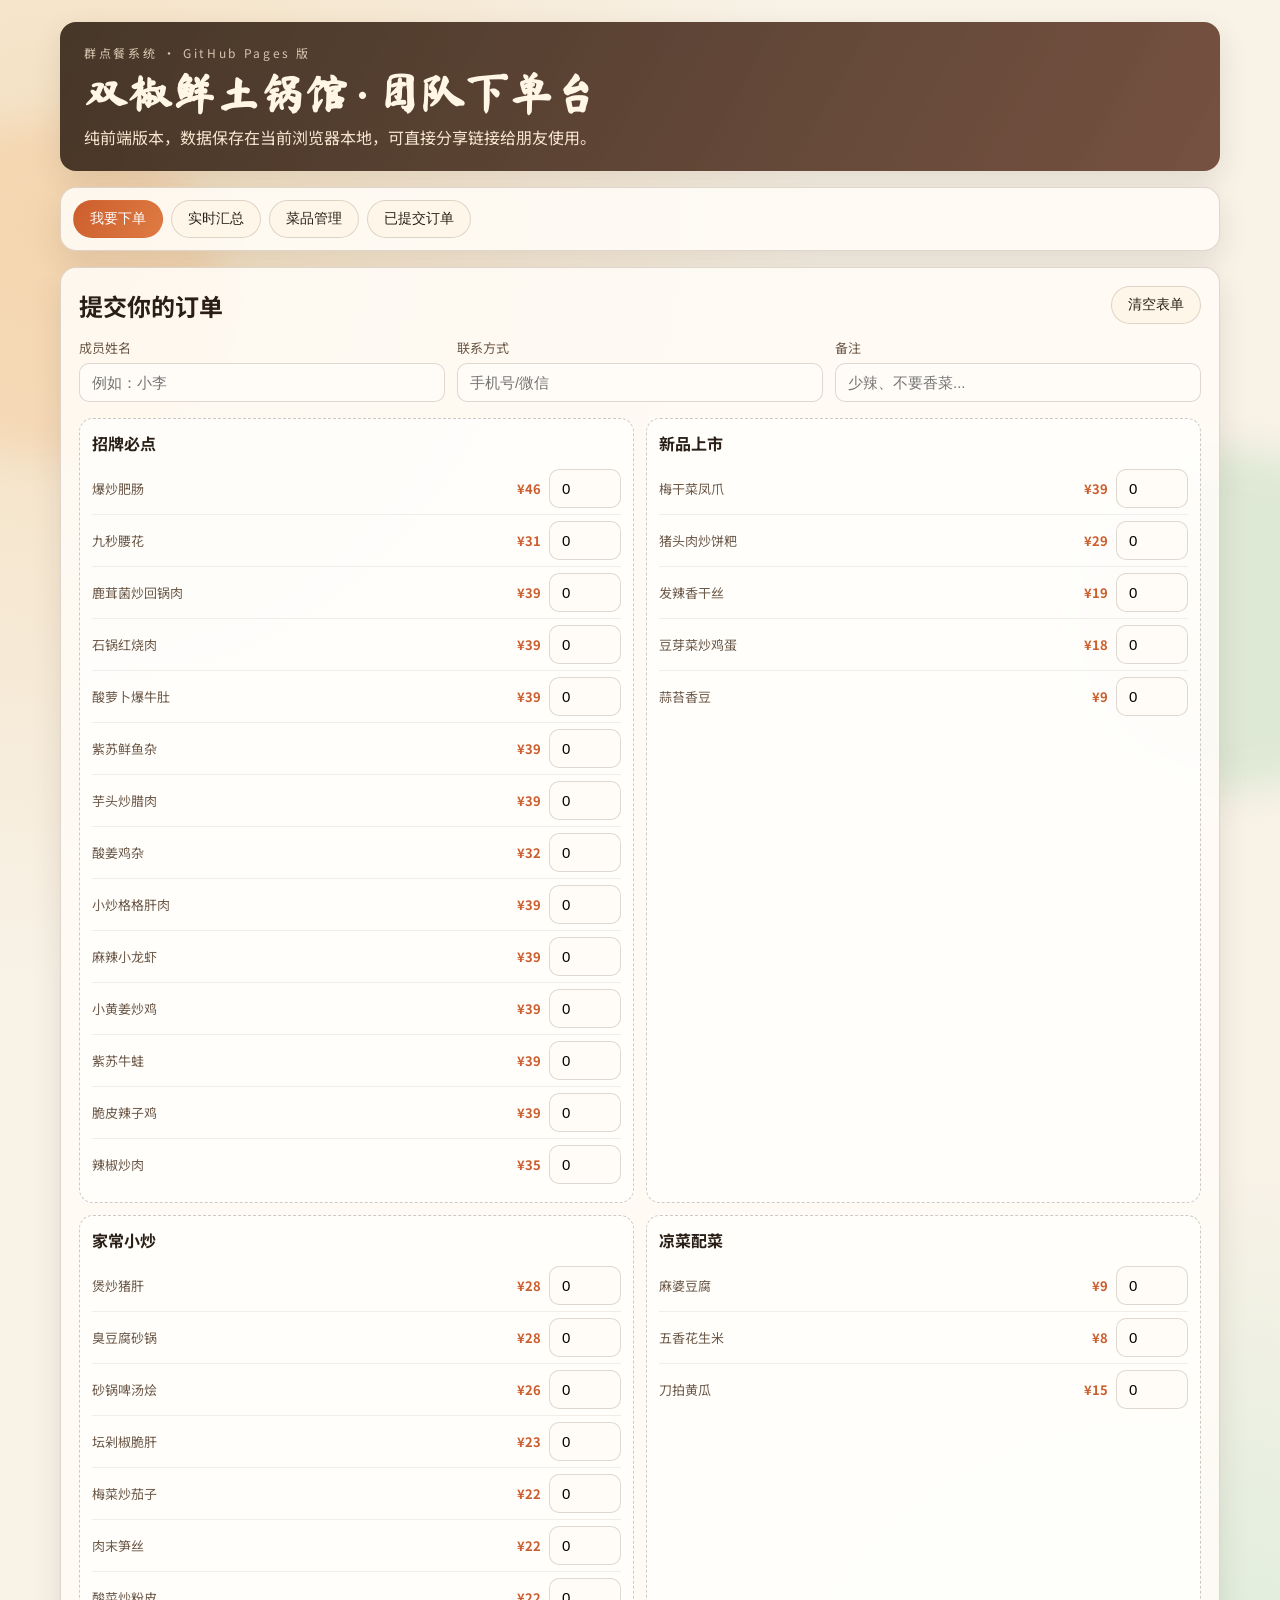
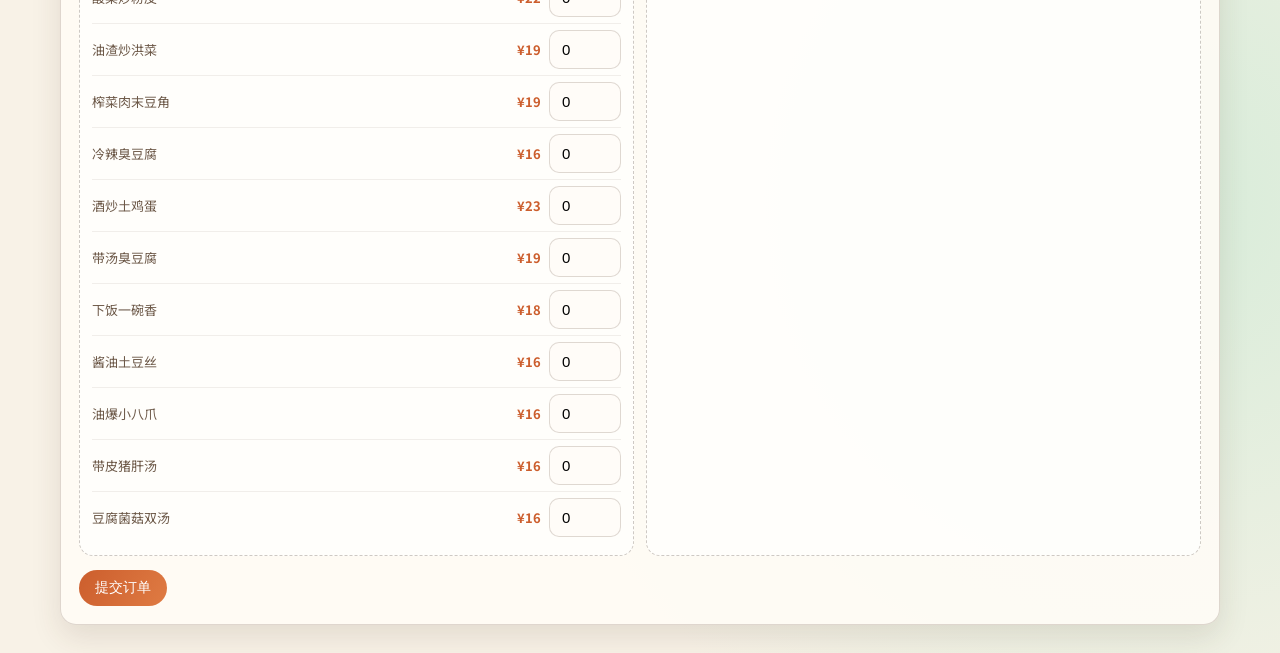
<file: docs/index.html>
<!doctype html>
<html lang="zh-CN">
<head>
  <meta charset="UTF-8" />
  <meta name="viewport" content="width=device-width, initial-scale=1.0" />
  <title>群下单助手（GitHub Pages）</title>
  <link rel="preconnect" href="https://fonts.googleapis.com" />
  <link rel="preconnect" href="https://fonts.gstatic.com" crossorigin />
  <link href="https://fonts.googleapis.com/css2?family=Ma+Shan+Zheng&family=Noto+Sans+SC:wght@400;500;700;900&display=swap" rel="stylesheet" />
  <link rel="stylesheet" href="./style.css" />
</head>
<body>
  <div class="bg-blob bg-blob-a"></div>
  <div class="bg-blob bg-blob-b"></div>

  <main class="page">
    <header class="hero">
      <p class="kicker">群点餐系统 · GitHub Pages 版</p>
      <h1><span id="store-name-display">双椒鲜土锅馆</span> · 团队下单台</h1>
      <p>纯前端版本，数据保存在当前浏览器本地，可直接分享链接给朋友使用。</p>
    </header>

    <section class="panel view-switcher">
      <div class="view-tabs" id="view-tabs">
        <button class="btn btn-subtle view-tab is-active" type="button" data-view-target="order">我要下单</button>
        <button class="btn btn-subtle view-tab" type="button" data-view-target="summary">实时汇总</button>
        <button class="btn btn-subtle view-tab" type="button" data-view-target="menu">菜品管理</button>
        <button class="btn btn-subtle view-tab" type="button" data-view-target="orders">已提交订单</button>
      </div>
    </section>

    <section class="panel order-panel screen-panel is-active" data-screen="order">
      <div class="panel-title-row">
        <h2>提交你的订单</h2>
        <button id="clear-form-btn" class="btn btn-subtle" type="button">清空表单</button>
      </div>

      <form id="order-form" class="order-form">
        <input type="hidden" id="order-id" />

        <div class="grid-3">
          <label>
            成员姓名
            <input id="member-name" type="text" placeholder="例如：小李" required />
          </label>
          <label>
            联系方式
            <input id="contact" type="text" placeholder="手机号/微信" />
          </label>
          <label>
            备注
            <input id="remark" type="text" placeholder="少辣、不要香菜..." />
          </label>
        </div>

        <div id="menu-groups" class="menu-groups"></div>

        <div class="form-actions">
          <button id="submit-btn" class="btn btn-main" type="submit">提交订单</button>
          <span id="form-message" class="msg"></span>
        </div>
      </form>
    </section>

    <section class="panel overview-panel screen-panel" data-screen="summary">
      <div class="panel-title-row">
        <h2>实时汇总</h2>
        <div class="inline-actions">
          <button id="refresh-btn" class="btn btn-subtle" type="button">刷新数据</button>
          <button id="export-csv-btn" class="btn btn-main" type="button">导出 CSV</button>
        </div>
      </div>

      <div class="overview-cards" id="overview-cards">
        <article>
          <h3>订单数</h3>
          <p id="overview-order-count">0</p>
        </article>
        <article>
          <h3>总份数</h3>
          <p id="overview-item-count">0</p>
        </article>
        <article>
          <h3>总金额</h3>
          <p id="overview-amount">¥0</p>
        </article>
      </div>

      <div class="tables">
        <div>
          <h3>菜品排行</h3>
          <table>
            <thead>
              <tr><th>菜品</th><th>分类</th><th>份数</th><th>金额</th></tr>
            </thead>
            <tbody id="dish-rank-body"></tbody>
          </table>
        </div>
        <div>
          <h3>成员排行</h3>
          <table>
            <thead>
              <tr><th>成员</th><th>菜品数</th><th>份数</th><th>金额</th></tr>
            </thead>
            <tbody id="member-rank-body"></tbody>
          </table>
        </div>
      </div>
    </section>

    <section class="panel menu-admin-panel screen-panel" data-screen="menu">
      <div class="panel-title-row">
        <h2>菜品管理</h2>
      </div>

      <form id="store-name-form" class="store-name-form">
        <div class="menu-admin-grid menu-admin-grid-store">
          <label>
            店铺名称
            <input id="store-name-input" type="text" placeholder="例如：双椒鲜土锅馆" required />
          </label>
          <div class="form-actions form-actions-tight">
            <button class="btn btn-subtle" type="submit">修改店铺名称</button>
          </div>
        </div>
      </form>

      <form id="menu-admin-form" class="menu-admin-form">
        <div class="menu-admin-grid">
          <label>
            菜名
            <input id="new-dish-name" type="text" placeholder="例如：香辣鸡翅" required />
          </label>
          <label>
            分类
            <input id="new-dish-category" type="text" list="new-dish-category-options" placeholder="例如：家常小炒（可输入新分类）" required />
            <datalist id="new-dish-category-options"></datalist>
          </label>
          <label>
            单价
            <input id="new-dish-price" type="number" min="1" placeholder="例如：26" required />
          </label>
        </div>
        <div class="form-actions">
          <button class="btn btn-main" type="submit">新增菜品</button>
          <span id="menu-admin-message" class="msg"></span>
        </div>
      </form>

      <form id="menu-import-form" class="menu-import-form">
        <label>
          一键导入菜单（每行一条）
          <textarea id="menu-import-content" placeholder="分类,菜名,价格&#10;招牌必点,爆炒肥肠,46&#10;家常小炒,油渣炒洪菜,19"></textarea>
        </label>
        <div class="inline-actions template-actions">
          <button id="menu-template-csv-btn" class="btn btn-subtle" type="button">下载导入模板 CSV</button>
          <button id="menu-template-txt-btn" class="btn btn-subtle" type="button">下载导入模板 TXT</button>
        </div>
        <div class="form-actions">
          <label class="check-inline">
            <input id="menu-import-replace" type="checkbox" />
            覆盖旧菜单（勾选后旧菜全部下架）
          </label>
          <button class="btn btn-main" type="submit">一键导入菜单和价格</button>
        </div>
      </form>

      <section class="category-admin-block">
        <div class="panel-title-row mini-title-row">
          <h3>分类管理</h3>
        </div>

        <div class="category-admin-grid">
          <form id="category-create-form" class="category-admin-form">
            <label>
              新建分类
              <input id="category-create-name" type="text" placeholder="例如：新品特价" required />
            </label>
            <button class="btn btn-subtle" type="submit">创建分类</button>
          </form>

          <form id="category-rename-form" class="category-admin-form">
            <label>
              重命名分类
              <select id="category-rename-old" required></select>
            </label>
            <label>
              新分类名
              <input id="category-rename-new" type="text" placeholder="输入新名称" required />
            </label>
            <button class="btn btn-subtle" type="submit">重命名</button>
          </form>

          <form id="category-merge-form" class="category-admin-form">
            <label>
              源分类
              <select id="category-merge-source" required></select>
            </label>
            <label>
              目标分类
              <input id="category-merge-target" type="text" list="category-merge-target-options" placeholder="可输入新分类" required />
              <datalist id="category-merge-target-options"></datalist>
            </label>
            <button class="btn btn-subtle" type="submit">合并分类</button>
          </form>

          <form id="category-delete-form" class="category-admin-form">
            <label>
              删除空分类
              <select id="category-delete-name" required></select>
            </label>
            <button class="btn btn-danger" type="submit">删除空分类</button>
          </form>
        </div>

        <div class="category-admin-table-wrap">
          <table class="menu-admin-table">
            <thead>
              <tr><th>分类名</th><th>上架菜品</th><th>总菜品</th></tr>
            </thead>
            <tbody id="category-admin-body"></tbody>
          </table>
        </div>
      </section>

      <div class="menu-admin-table-wrap">
        <table class="menu-admin-table">
          <thead>
            <tr><th>菜名</th><th>分类</th><th>价格</th><th>状态</th><th>操作</th><th>彻底删除</th></tr>
          </thead>
          <tbody id="menu-admin-body"></tbody>
        </table>
      </div>
    </section>

    <section class="panel order-list-panel screen-panel" data-screen="orders">
      <h2>已提交订单</h2>
      <div id="order-list" class="order-list"></div>
    </section>
  </main>

  <script src="./app.js"></script>
</body>
</html>
</file>
<file: docs/style.css>
:root {
  --bg: #f8f2e7;
  --panel: rgba(255, 252, 246, 0.88);
  --ink: #2a1f16;
  --muted: #6d5948;
  --line: rgba(78, 53, 34, 0.18);
  --accent: #cc5e2d;
  --accent-2: #2f7d44;
  --danger: #b4382f;
  --radius: 16px;
  --shadow: 0 12px 30px rgba(77, 52, 34, 0.12);
}

* {
  box-sizing: border-box;
}

body {
  margin: 0;
  min-height: 100vh;
  font-family: "Noto Sans SC", sans-serif;
  color: var(--ink);
  background:
    radial-gradient(circle at 5% 10%, #f4dfbf 0%, rgba(244, 223, 191, 0) 32%),
    radial-gradient(circle at 90% 80%, #d7ecd9 0%, rgba(215, 236, 217, 0) 30%),
    var(--bg);
  position: relative;
  overflow-x: hidden;
}

.bg-blob {
  position: fixed;
  width: 340px;
  height: 340px;
  border-radius: 50%;
  filter: blur(18px);
  opacity: 0.28;
  pointer-events: none;
  z-index: 0;
}

.bg-blob-a {
  background: #f5be88;
  left: -120px;
  top: 120px;
}

.bg-blob-b {
  background: #9cd2a8;
  right: -120px;
  top: 50%;
}

.page {
  width: min(1160px, calc(100% - 28px));
  margin: 22px auto 28px;
  position: relative;
  z-index: 1;
}

.hero {
  background: linear-gradient(120deg, rgba(51, 36, 23, 0.9), rgba(95, 53, 35, 0.85));
  color: #fff6e6;
  border-radius: var(--radius);
  padding: 22px 24px;
  box-shadow: var(--shadow);
}

.kicker {
  margin: 0;
  letter-spacing: 0.22em;
  opacity: 0.8;
  font-size: 12px;
}

.hero h1 {
  margin: 8px 0 8px;
  font-family: "Ma Shan Zheng", cursive;
  font-size: clamp(26px, 4vw, 44px);
  line-height: 1.1;
}

.hero p {
  margin: 0;
  color: #f7e5cf;
}

.panel {
  margin-top: 16px;
  background: var(--panel);
  border: 1px solid var(--line);
  border-radius: var(--radius);
  box-shadow: var(--shadow);
  padding: 18px;
}

.view-switcher {
  padding: 12px;
}

.view-tabs {
  display: flex;
  gap: 8px;
  flex-wrap: wrap;
}

.view-tab.is-active {
  background: linear-gradient(120deg, var(--accent), #df7b43);
  color: #fff;
  border-color: transparent;
}

.screen-panel {
  display: none;
}

.screen-panel.is-active {
  display: block;
}

.panel-title-row {
  display: flex;
  justify-content: space-between;
  align-items: center;
  gap: 12px;
}

h2,
h3 {
  margin: 0;
}

.grid-3 {
  margin-top: 14px;
  display: grid;
  grid-template-columns: repeat(3, 1fr);
  gap: 12px;
}

label {
  font-size: 13px;
  color: var(--muted);
  display: grid;
  gap: 6px;
}

input {
  border: 1px solid var(--line);
  border-radius: 10px;
  padding: 10px 12px;
  font-size: 15px;
  outline: none;
  background: #fffcf8;
}

textarea {
  border: 1px solid var(--line);
  border-radius: 10px;
  padding: 10px 12px;
  font-size: 14px;
  min-height: 120px;
  resize: vertical;
  outline: none;
  font-family: "Noto Sans SC", sans-serif;
  background: #fffcf8;
}

.menu-groups {
  margin-top: 16px;
  display: grid;
  grid-template-columns: repeat(2, minmax(0, 1fr));
  gap: 12px;
}

.menu-group {
  border: 1px dashed rgba(61, 45, 31, 0.25);
  border-radius: 14px;
  padding: 12px;
  background: rgba(255, 255, 255, 0.65);
}

.menu-group h4 {
  margin: 0 0 8px;
}

.menu-item {
  display: grid;
  grid-template-columns: 1fr auto auto;
  gap: 8px;
  align-items: center;
  padding: 6px 0;
  border-bottom: 1px solid rgba(76, 54, 37, 0.08);
}

.menu-item:last-child {
  border-bottom: none;
}

.price {
  color: var(--accent);
  font-weight: 700;
}

.qty {
  width: 72px;
}

.form-actions,
.inline-actions {
  display: flex;
  align-items: center;
  gap: 10px;
}

.form-actions {
  margin-top: 14px;
}

.form-actions-tight {
  margin-top: 0;
}

.btn {
  border: none;
  border-radius: 999px;
  padding: 9px 16px;
  font-size: 14px;
  cursor: pointer;
  text-decoration: none;
  display: inline-flex;
  align-items: center;
  justify-content: center;
}

.btn-small {
  padding: 6px 12px;
  font-size: 12px;
}

.btn-main {
  background: linear-gradient(120deg, var(--accent), #df7b43);
  color: #fff;
}

.btn-subtle {
  background: #fff6ea;
  color: var(--ink);
  border: 1px solid rgba(92, 66, 46, 0.2);
}

.btn-danger {
  background: #fff1ef;
  color: var(--danger);
  border: 1px solid rgba(180, 56, 47, 0.35);
}

.msg {
  color: var(--accent-2);
  font-size: 13px;
}

.overview-cards {
  display: grid;
  grid-template-columns: repeat(3, 1fr);
  gap: 10px;
  margin-top: 14px;
}

.overview-cards article {
  background: #fffdf9;
  border: 1px solid var(--line);
  border-radius: 12px;
  padding: 12px;
}

.overview-cards p {
  margin: 8px 0 0;
  font-size: 28px;
  font-weight: 900;
  color: var(--accent);
}

.tables {
  margin-top: 14px;
  display: grid;
  grid-template-columns: repeat(2, minmax(0, 1fr));
  gap: 12px;
}

table {
  width: 100%;
  border-collapse: collapse;
  background: #fffdf9;
  border: 1px solid var(--line);
  border-radius: 10px;
  overflow: hidden;
}

th,
td {
  text-align: left;
  font-size: 13px;
  padding: 8px;
  border-bottom: 1px solid rgba(72, 51, 35, 0.08);
}

th {
  background: #fff5e8;
}

.menu-admin-form {
  margin-top: 12px;
}

.store-name-form {
  margin-top: 12px;
}

.menu-admin-grid {
  display: grid;
  grid-template-columns: 1.4fr 1fr 120px;
  gap: 10px;
}

.menu-admin-grid-store {
  grid-template-columns: minmax(240px, 1fr) auto;
  align-items: end;
}

.menu-import-form {
  margin-top: 14px;
  padding-top: 14px;
  border-top: 1px dashed rgba(76, 54, 37, 0.2);
}

.category-admin-block {
  margin-top: 16px;
  padding-top: 14px;
  border-top: 1px dashed rgba(76, 54, 37, 0.2);
}

.mini-title-row {
  margin-bottom: 10px;
}

.category-admin-grid {
  display: grid;
  grid-template-columns: repeat(2, minmax(0, 1fr));
  gap: 10px;
}

.category-admin-form {
  background: #fffdf9;
  border: 1px solid var(--line);
  border-radius: 10px;
  padding: 10px;
  display: grid;
  gap: 8px;
}

select {
  border: 1px solid var(--line);
  border-radius: 10px;
  padding: 9px 10px;
  font-size: 14px;
  background: #fffcf8;
}

.category-admin-table-wrap {
  margin-top: 12px;
}

.template-actions {
  margin-top: 10px;
}

.check-inline {
  display: inline-flex;
  align-items: center;
  gap: 6px;
  font-size: 13px;
}

.check-inline input {
  width: auto;
}

.menu-admin-table-wrap {
  margin-top: 14px;
}

.menu-admin-table td,
.menu-admin-table th {
  vertical-align: middle;
}

.price-edit-wrap {
  display: flex;
  align-items: center;
  gap: 6px;
}

.price-edit-input {
  width: 88px;
  padding: 7px 8px;
  font-size: 13px;
}

.status-tag {
  display: inline-flex;
  padding: 2px 8px;
  border-radius: 999px;
  font-size: 12px;
  border: 1px solid transparent;
}

.status-up {
  color: #2f7d44;
  background: #e8f6ec;
  border-color: rgba(47, 125, 68, 0.3);
}

.status-down {
  color: #8d5a2c;
  background: #fff6e9;
  border-color: rgba(141, 90, 44, 0.28);
}

.order-list {
  margin-top: 12px;
  display: grid;
  gap: 10px;
}

.order-card {
  border: 1px solid var(--line);
  border-radius: 12px;
  background: #fffdf8;
  padding: 12px;
}

.order-meta {
  display: flex;
  justify-content: space-between;
  gap: 12px;
  align-items: center;
}

.order-items {
  margin-top: 8px;
  color: var(--muted);
  font-size: 13px;
}

.order-actions {
  margin-top: 10px;
  display: flex;
  gap: 8px;
}

.empty {
  color: var(--muted);
  padding: 8px 0;
}

@media (max-width: 860px) {
  .grid-3,
  .menu-groups,
  .menu-admin-grid,
  .category-admin-grid,
  .overview-cards,
  .tables {
    grid-template-columns: 1fr;
  }

  .order-meta {
    flex-direction: column;
    align-items: flex-start;
  }

  .panel-title-row {
    flex-direction: column;
    align-items: flex-start;
  }
}
</file>
